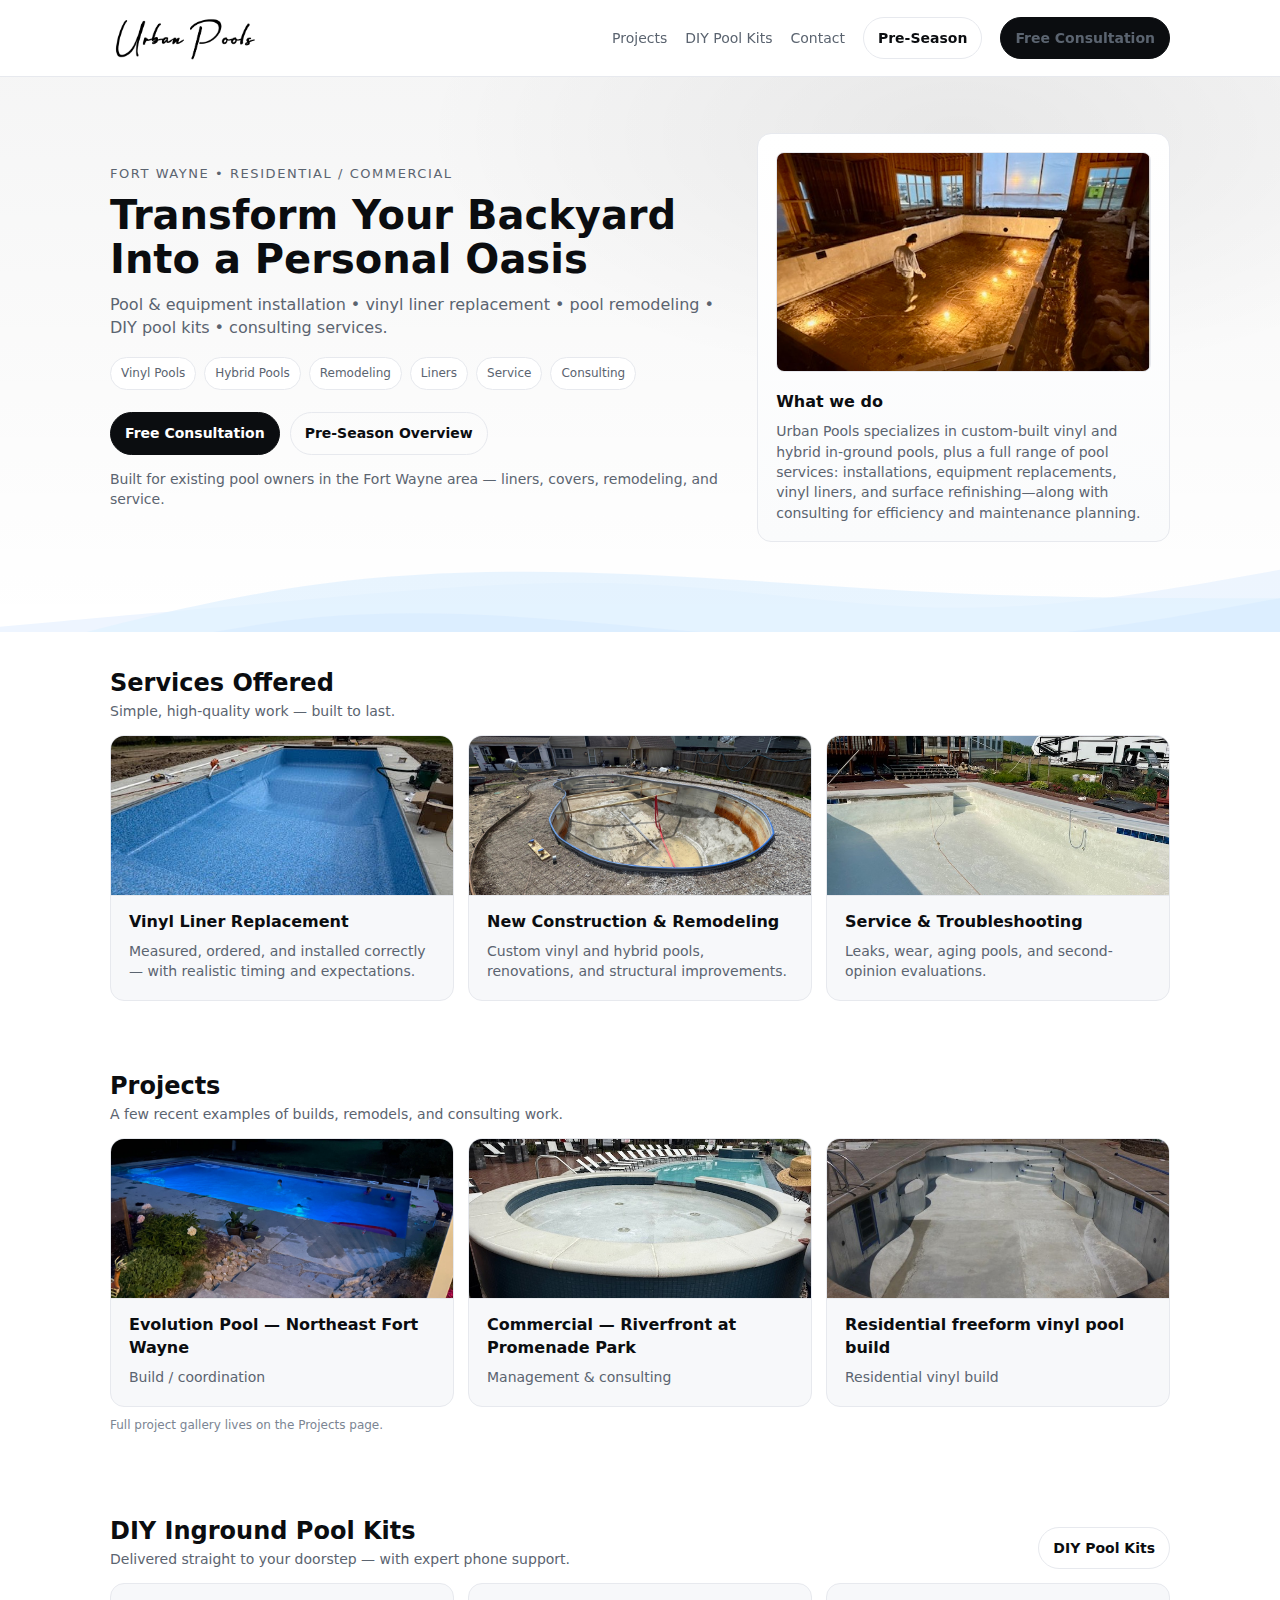
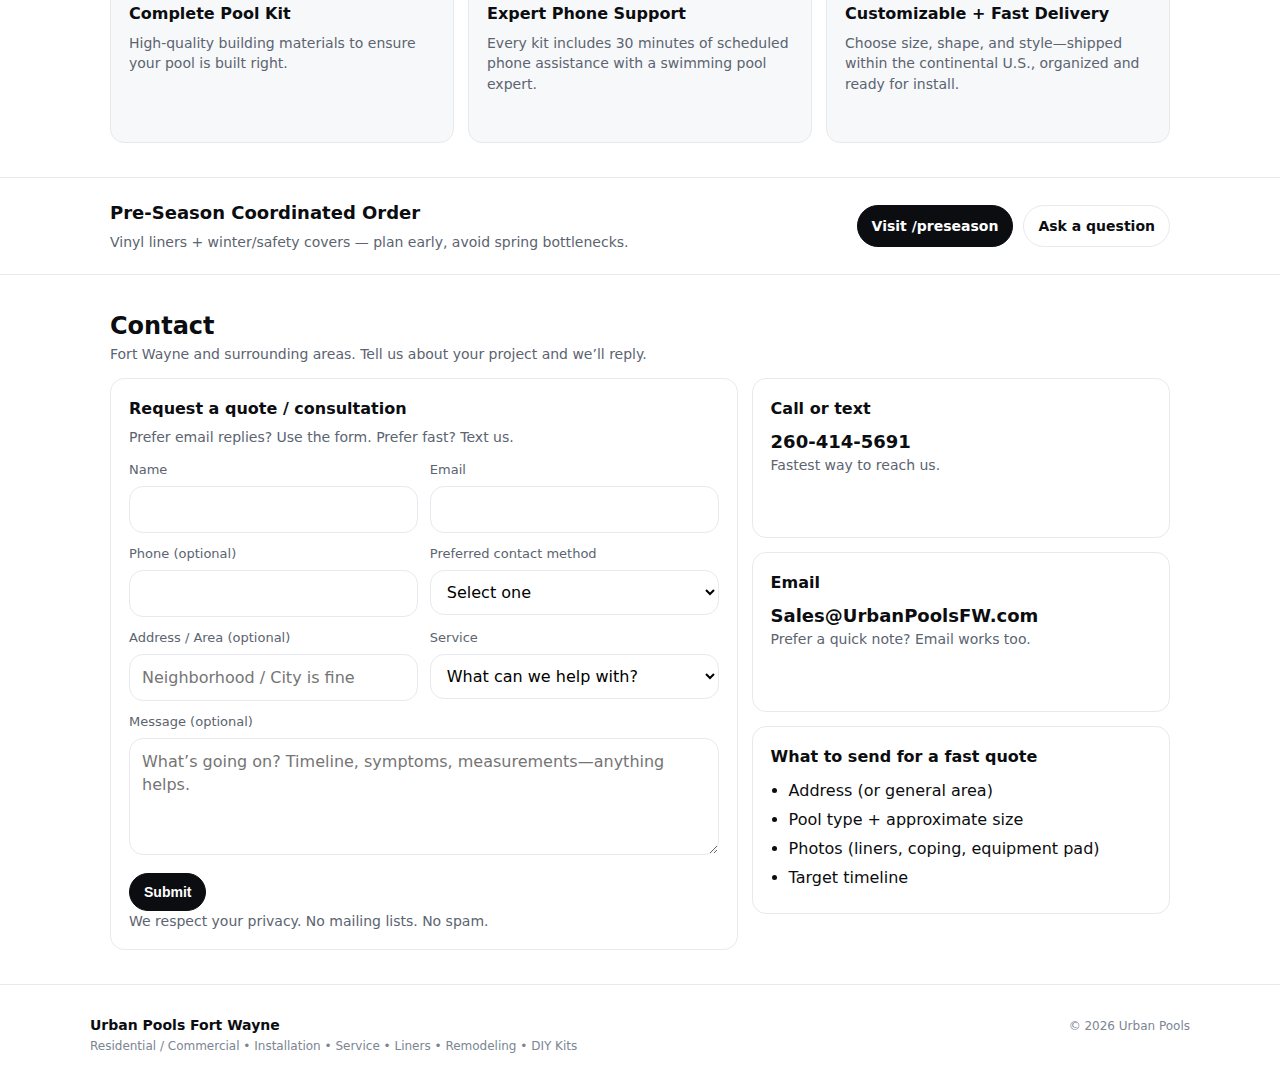
<file: index.html>
<!doctype html>
<html lang="en">
<head>
  <meta charset="utf-8" />
  <meta name="viewport" content="width=device-width, initial-scale=1" />
  <title>Urban Pools Fort Wayne</title>
  <meta name="description" content="Custom-built vinyl and hybrid in-ground pools, vinyl liner replacement, remodeling, DIY pool kits, and consulting services in Fort Wayne, Indiana." />
  <link rel="stylesheet" href="assets/site.css?v=3" />
</head>

<body>

<header>
  <div class="wrap">
    <div class="nav">
      <div class="brand">
  <a href="/" aria-label="Urban Pools Fort Wayne">
    <img
      src="assets/urban-pools-logo.png"
      alt="Urban Pools Fort Wayne"
      style="height: 48px; display:block;"
    />
  </a>
</div>

<button class="menuBtn" aria-label="Open menu" aria-expanded="false" aria-controls="mobileNav">
  Menu
</button>

<nav class="links" aria-label="Primary">
  <a href="#projects">Projects</a>
  <a href="#diy">DIY Pool Kits</a>
  <a href="#contact">Contact</a>
  <a class="btn secondary" href="preseason/">Pre-Season</a>
  <a class="btn" href="#contact">Free Consultation</a>
</nav>
  </div>
</header>

<main>
  <!-- HERO -->
  <section class="hero">
    <div class="wrap">
      <div class="heroGrid twoCol">
        <div>
          <div class="kicker">Fort Wayne • Residential / Commercial</div>
          <h1>Transform Your Backyard Into a Personal Oasis</h1>
          <p class="lead">
            Pool & equipment installation • vinyl liner replacement • pool remodeling • DIY pool kits • consulting services.
          </p>

          <div class="pillRow">
            <span class="pill">Vinyl Pools</span>
            <span class="pill">Hybrid Pools</span>
            <span class="pill">Remodeling</span>
            <span class="pill">Liners</span>
            <span class="pill">Service</span>
            <span class="pill">Consulting</span>
          </div>

          <div class="btnRow">
            <a class="btn" href="#contact">Free Consultation</a>
            <a class="btn secondary" href="preseason/">Pre-Season Overview</a>
          </div>

          <p class="note">
            Built for existing pool owners in the Fort Wayne area — liners, covers, remodeling, and service.
          </p>
        </div>

        <aside class="heroCard" aria-label="Company summary">
          <img class="heroPhoto" src="assets/hero.jpg" alt="Vinyl and hybrid in-ground pool build in Fort Wayne area" loading="lazy" />
          <strong>What we do</strong>
          <p>
            Urban Pools specializes in custom-built vinyl and hybrid in-ground pools, plus a full range of pool services:
            installations, equipment replacements, vinyl liners, and surface refinishing—along with consulting for efficiency and maintenance planning.
          </p>
        </aside>
      </div>
    </div>
  </section>

  <!-- SERVICES -->
  <section id="services" class="section">
    <div class="wrap">
      <div class="sectionHead">
        <div>
          <h2>Services Offered</h2>
          <p class="sub">Simple, high-quality work — built to last.</p>
        </div>
      </div>

      <div class="grid3">
        <div class="card mediaCard">
          <img class="cardPhoto" src="assets/liner.jpg" alt="Vinyl Liner Replacement" loading="lazy" />
          <h3>Vinyl Liner Replacement</h3>
          <p>
            Measured, ordered, and installed correctly — with realistic timing and expectations.
          </p>
        </div>

        <div class="card mediaCard">
          <img class="cardPhoto" src="assets/remodel.jpg" alt="New Construction & Remodeling" loading="lazy" />
          <h3>New Construction & Remodeling</h3>
          <p>
            Custom vinyl and hybrid pools, renovations, and structural improvements.
          </p>
        </div>

        <div class="card mediaCard">
          <img class="cardPhoto" src="assets/cover.jpg" alt="Service & Troubleshooting" loading="lazy" />
          <h3>Service & Troubleshooting</h3>
          <p>
            Leaks, wear, aging pools, and second-opinion evaluations.
          </p>
        </div>
      </div>
    </div>
  </section>

  <!-- PROJECTS -->
  <section id="projects" class="section">
    <div class="wrap">
      <div class="sectionHead">
        <div>
          <h2>Projects</h2>
          <p class="sub">A few recent examples of builds, remodels, and consulting work.</p>
        </div>
        <!---<a class="btn secondary" href="https://urbanpoolsfw.com/projects">Review projects</a>--->
      </div>

      <div class="grid3">
        <div class="card mediaCard"><img class="cardPhoto" src="assets/evolutionpool.jpg" alt="Evolution Pool build — Northeast Fort Wayne" loading="lazy" /><h3>Evolution Pool — Northeast Fort Wayne</h3><p>Build / coordination</p></div>
        <div class="card mediaCard"><img class="cardPhoto" src="assets/fwcommercial.jpg" alt="Commercial pool consulting — Promenade Park" loading="lazy" /><h3>Commercial — Riverfront at Promenade Park</h3><p>Management & consulting</p></div>
        <div class="card mediaCard"><img class="cardPhoto" src="assets/vinylfreeform.jpg" alt="Residential freeform vinyl pool build" loading="lazy" /><h3>Residential freeform vinyl pool build</h3><p>Residential vinyl build</p></div>
      </div>

      <p class="fine" style="margin-top:10px">
        Full project gallery lives on the Projects page.
      </p>
    </div>
  </section>

  <!-- DIY KITS -->
  <section id="diy" class="section">
    <div class="wrap">
      <div class="sectionHead">
        <div>
          <h2>DIY Inground Pool Kits</h2>
          <p class="sub">Delivered straight to your doorstep — with expert phone support.</p>
        </div>
        <a class="btn secondary" href="https://urbanpoolsfw.com/diy-pool-kits">DIY Pool Kits</a>
      </div>

      <div class="grid3">
        <div class="card">
          <h3>Complete Pool Kit</h3>
          <p>High-quality building materials to ensure your pool is built right.</p>
        </div>
        <div class="card">
          <h3>Expert Phone Support</h3>
          <p>Every kit includes 30 minutes of scheduled phone assistance with a swimming pool expert.</p>
        </div>
        <div class="card">
          <h3>Customizable + Fast Delivery</h3>
          <p>Choose size, shape, and style—shipped within the continental U.S., organized and ready for install.</p>
        </div>
      </div>
    </div>
  </section>

  <!-- PRESEASON BAND -->
  <section class="ctaBand">
    <div class="wrap">
      <div class="ctaRow">
        <div class="left">
          <h2 style="margin:0 0 6px; font-size:18px;">Pre-Season Coordinated Order</h2>
          <div class="sub">Vinyl liners + winter/safety covers — plan early, avoid spring bottlenecks.</div>
        </div>
        <div class="btnRow">
          <a class="btn" href="preseason/">Visit /preseason</a>
          <a class="btn secondary" href="#contact">Ask a question</a>
        </div>
      </div>
    </div>
  </section>

  <!-- CONTACT -->
  <section id="contact" class="section">
    <div class="wrap">
      <div class="sectionHead">
        <div>
          <h2>Contact</h2>
          <p class="sub">Fort Wayne and surrounding areas. Tell us about your project and we’ll reply.</p>
        </div>
      </div>

      <div class="contactGrid">
        <div class="card" style="background:#fff">
          <h3>Request a quote / consultation</h3>
          <p class="fine" style="margin-top:-2px">Prefer email replies? Use the form. Prefer fast? Text us.</p>

          <!--
            FORM SETUP:
            1) Create a Formspree form (free) and replace the action URL below.
               Example: https://formspree.io/f/abcdwxyz
            2) Optional: set a redirect/thank-you page in Formspree settings.
          -->
	<form class="contactForm" action="https://formspree.io/f/mwvvewyq" method="POST">

  <div class="fieldRow">
    <div class="field">
      <label class="label" for="c_name">Name</label>
      <input class="input" id="c_name" name="name" type="text" autocomplete="name" required />
    </div>

    <div class="field">
      <label class="label" for="c_email">Email</label>
      <input class="input" id="c_email" name="email" type="email" autocomplete="email" required />
    </div>
  </div>

  <div class="fieldRow">
    <div class="field">
      <label class="label" for="c_phone">Phone (optional)</label>
      <input class="input" id="c_phone" name="phone" type="tel" autocomplete="tel" />
    </div>

    <div class="field">
      <label class="label" for="c_pref">Preferred contact method</label>
      <select class="select" id="c_pref" name="preferred_contact" required>
        <option value="">Select one</option>
        <option value="Email">Email</option>
        <option value="Text">Text</option>
        <option value="Either">Either is fine</option>
      </select>
    </div>
  </div>

  <div class="fieldRow">
    <div class="field">
      <label class="label" for="c_area">Address / Area (optional)</label>
      <input class="input" id="c_area" name="area" type="text" placeholder="Neighborhood / City is fine" />
    </div>

    <div class="field">
      <label class="label" for="c_service">Service</label>
      <select class="select" id="c_service" name="service" required>
        <option value="">What can we help with?</option>
        <option value="Vinyl liner replacement">Vinyl liner replacement</option>
        <option value="New build / remodeling">New build / remodeling</option>
        <option value="Service / troubleshooting">Service / troubleshooting</option>
        <option value="DIY in-ground kit">DIY in-ground kit</option>
        <option value="Consulting">Consulting</option>
        <option value="Not sure yet">Not sure yet</option>
      </select>
    </div>
  </div>

  <div class="field">
    <label class="label" for="c_notes">Message (optional)</label>
    <textarea
      class="textarea"
      id="c_notes"
      name="message"
      rows="4"
      placeholder="What’s going on? Timeline, symptoms, measurements—anything helps."
    ></textarea>
  </div>

  <!-- Metadata -->
  <input type="hidden" name="_subject" value="Urban Pools – Website Lead" />
  <input type="hidden" name="source" value="Homepage Contact Form" />

  <!-- Redirect after submit (create /thanks.html or remove this line) -->
  <input type="hidden" name="_next" value="/thanks.html" />

  <!-- Spam honeypot -->
  <input type="text" name="_gotcha" style="display:none" tabindex="-1" autocomplete="off" />

  <button class="btn" type="submit">Submit</button>
  <p class="ctaMini">We respect your privacy. No mailing lists. No spam.</p>

</form>

        </div>

        <div class="stack">
          <div class="card" style="background:#fff">
            <h3>Call or text</h3>
            <p style="font-size:18px; margin-top:6px; color:var(--text)"><strong>260-414-5691</strong></p>
            <p class="fine">Fastest way to reach us.</p>
          </div>

          <div class="card" style="background:#fff">
            <h3>Email</h3>
            <p style="font-size:18px; margin-top:6px; color:var(--text)"><strong>Sales@UrbanPoolsFW.com</strong></p>
            <p class="fine">Prefer a quick note? Email works too.</p>
          </div>

          <div class="card" style="background:#fff">
            <h3>What to send for a fast quote</h3>
            <ul class="bullets">
              <li>Address (or general area)</li>
              <li>Pool type + approximate size</li>
              <li>Photos (liners, coping, equipment pad)</li>
              <li>Target timeline</li>
            </ul>
          </div>
        </div>
      </div>
    </div>
  </section>
</main>

<footer>
  <div class="wrap" style="padding:0">
    <div class="footerGrid">
      <div>
        <strong style="color:var(--text)">Urban Pools Fort Wayne</strong><br/>
        <span class="fine">Residential / Commercial • Installation • Service • Liners • Remodeling • DIY Kits</span>
      </div>
      <div style="text-align:right">
        <span class="fine">© <span id="y"></span> Urban Pools</span>
      </div>
    </div>
  </div>
</footer>

<script>
  document.getElementById("y").textContent = new Date().getFullYear();

  const btn = document.querySelector(".menuBtn");
  const mobileNav = document.getElementById("mobileNav");

  if (btn && mobileNav) {
    btn.addEventListener("click", () => {
      const open = mobileNav.style.display === "block";
      mobileNav.style.display = open ? "none" : "block";
      btn.setAttribute("aria-expanded", open ? "false" : "true");
      btn.textContent = open ? "Menu" : "Close";
    });
  }
</script>

</body>
</html>
</file>
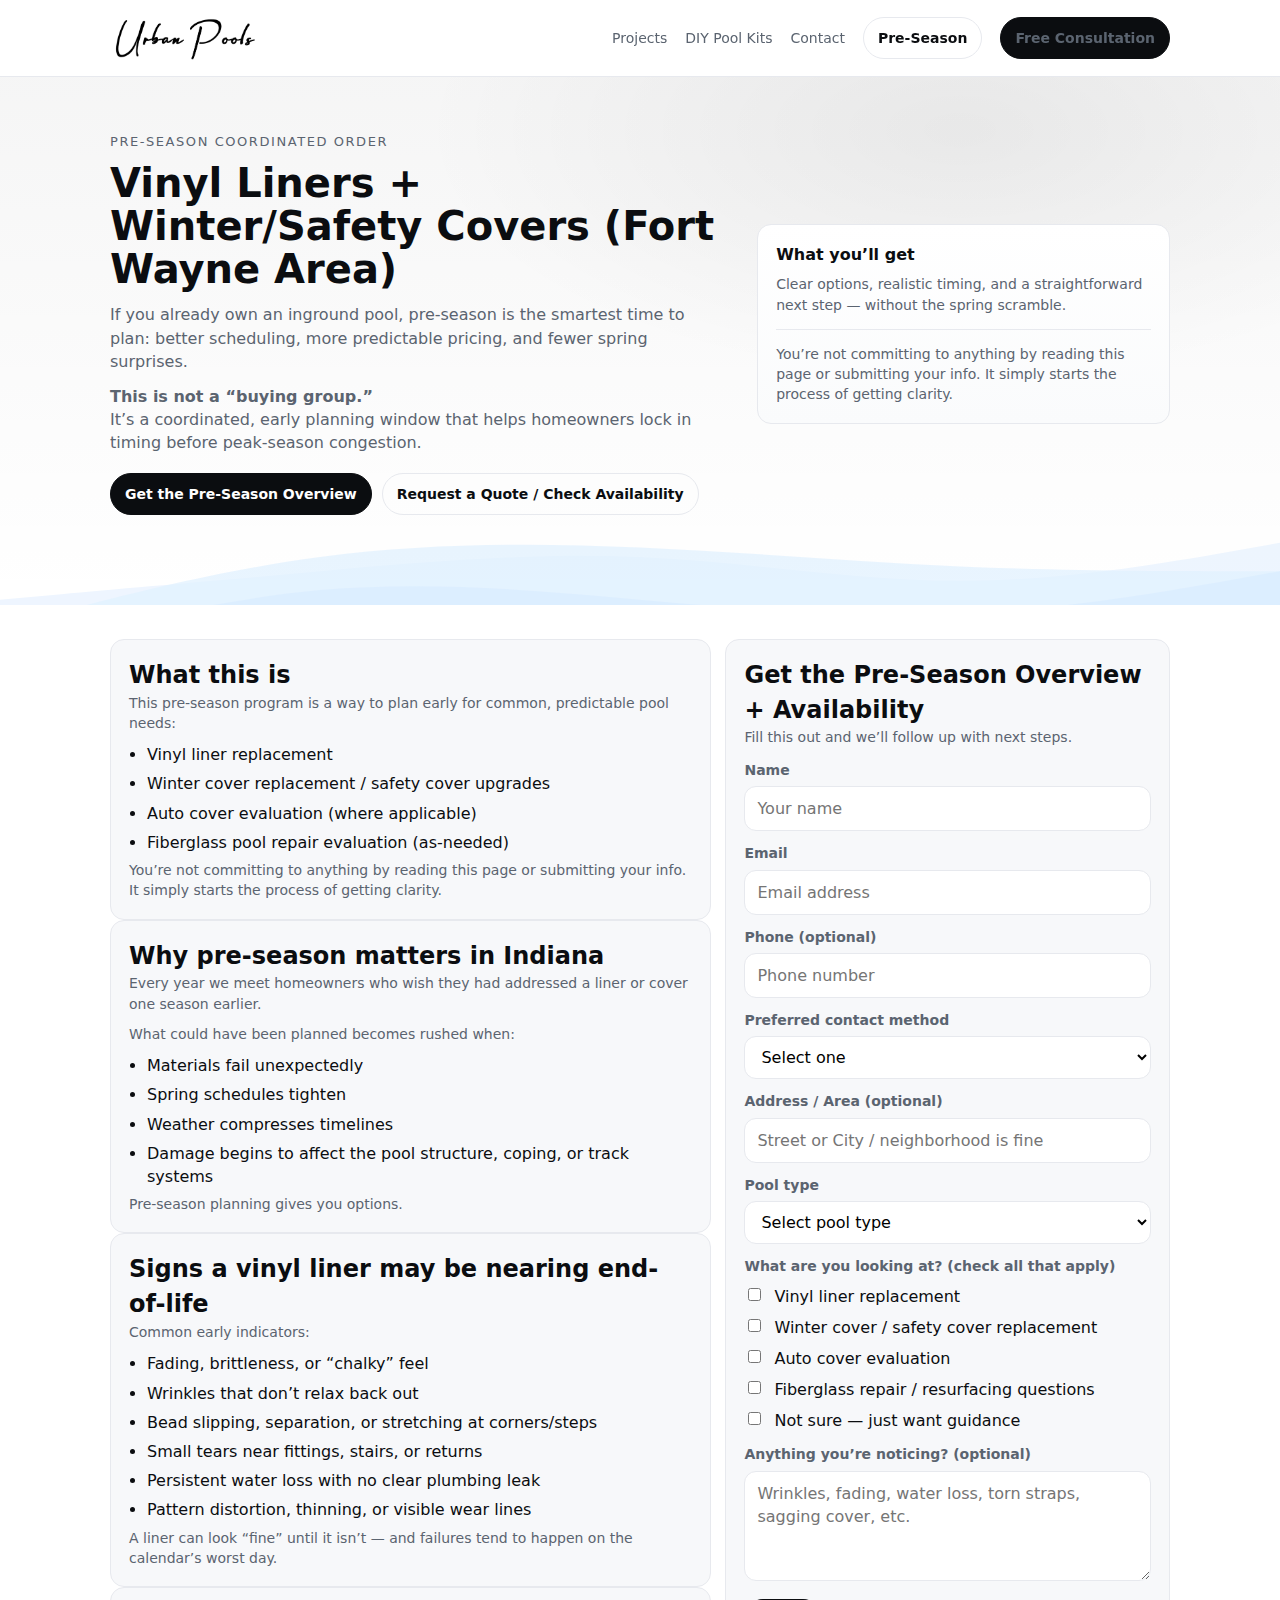
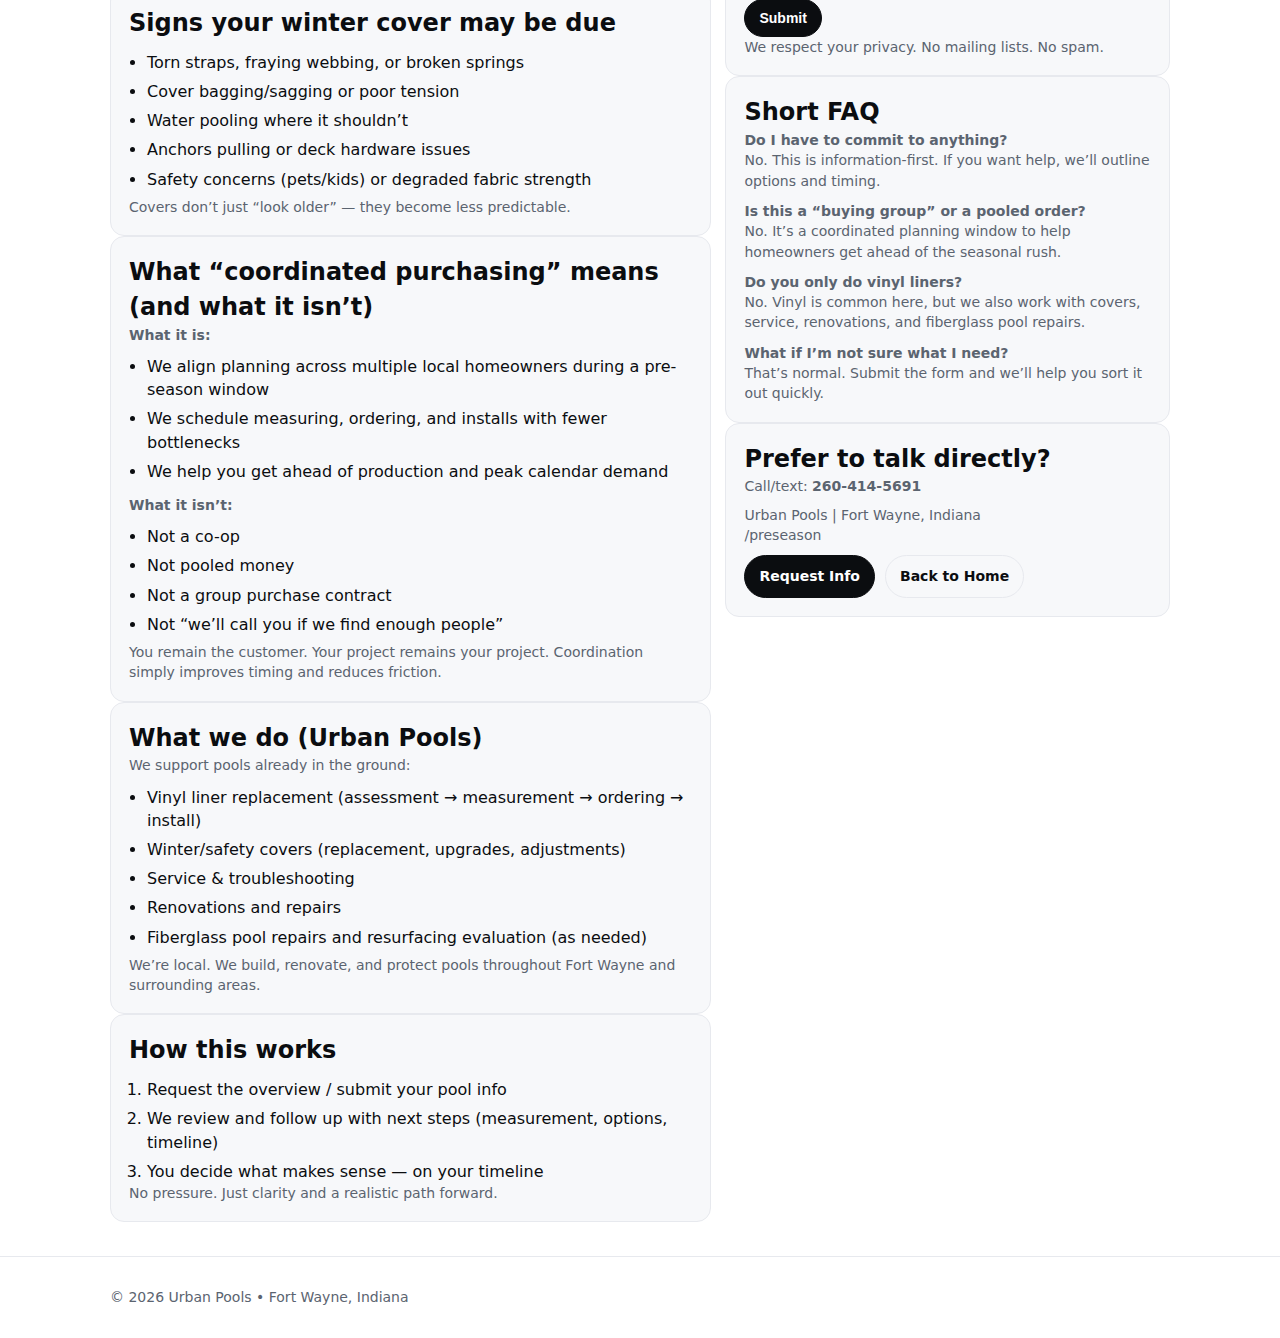
<file: preseason/index.html>
<!doctype html>
<html lang="en">
<head>
  <meta charset="utf-8" />
  <meta name="viewport" content="width=device-width, initial-scale=1" />
  <title>Pre-Season Coordinated Order | Urban Pools Fort Wayne</title>
  <meta name="description" content="Vinyl liners + winter/safety covers in the Fort Wayne area. Plan early, avoid the rush, and reduce spring surprises." />
  <link rel="stylesheet" href="../assets/site.css?v=5" />
  <style>
    /* Page-only layout helpers (keeps shared CSS clean) */
    .twoColPage{
      display:grid;
      grid-template-columns: 1.15fr .85fr;
      gap:14px;
      align-items:start;
    }
    .btnRow{display:flex; gap:10px; flex-wrap:wrap}
    .bullets{margin:10px 0 0; padding-left:18px}
    .bullets li{margin-bottom:6px}
    .fineNote{margin:10px 0 0; color:var(--muted); font-size:14px}
    .field{margin:12px 0}
    .label{display:block; font-weight:600; font-size:14px; margin:0 0 6px}
    .input, .select, .textarea{
      width:100%;
      padding:10px 12px;
      border:1px solid var(--line);
      border-radius:12px;
      font:inherit;
      background:#fff;
    }
    .textarea{min-height:110px; resize:vertical}
    .checkRow{display:flex; gap:10px; align-items:flex-start; margin:8px 0}
    .checkRow input{margin-top:3px}
    .divider{height:1px; background:var(--line); margin:14px 0}
    .ctaMini{font-size:14px; color:var(--muted); margin:8px 0 0}
    .anchor{scroll-margin-top:90px}
    @media (max-width:900px){
      .twoColPage{grid-template-columns:1fr}
    }
  </style>
</head>

<body>

<header>
  <div class="wrap">
    <div class="nav">
      <div class="brand">
        <a href="/" aria-label="Urban Pools Fort Wayne">
          <img src="/assets/urban-pools-logo.png" alt="Urban Pools Fort Wayne" style="height:48px; display:block;" />
        </a>
      </div>

      <button class="menuBtn" aria-label="Open menu" aria-expanded="false" aria-controls="mobileNav">
        Menu
      </button>

      <nav class="links" aria-label="Primary">
        <a href="../#projects">Projects</a>
        <a href="../#diy">DIY Pool Kits</a>
        <a href="../#contact">Contact</a>
        <a class="btn secondary" href="./">Pre-Season</a>
        <a class="btn" href="../#contact">Free Consultation</a>
      </nav>
    </div>

    <nav class="mobileNav" id="mobileNav" aria-label="Mobile navigation">
      <a href="../#projects">Projects</a>
      <a href="../#diy">DIY Pool Kits</a>
      <a href="../#contact">Contact</a>
      <a href="./">Pre-Season</a>
      <a href="../#contact">Free Consultation</a>
    </nav>
  </div>
</header>

<main>

  <!-- HERO -->
  <section class="hero">
    <div class="wrap">
      <div class="heroGrid" style="grid-template-columns: 1.2fr .8fr;">
        <div>
          <div class="kicker">Pre-Season Coordinated Order</div>
          <h1>Vinyl Liners + Winter/Safety Covers (Fort Wayne Area)</h1>
          <p class="lead">
            If you already own an inground pool, pre-season is the smartest time to plan:
            better scheduling, more predictable pricing, and fewer spring surprises.
          </p>
          <p class="lead" style="margin-top:-6px;">
            <strong>This is not a “buying group.”</strong><br/>
            It’s a coordinated, early planning window that helps homeowners lock in timing before peak-season congestion.
          </p>

          <div class="btnRow">
            <a class="btn" href="#overview">Get the Pre-Season Overview</a>
            <a class="btn secondary" href="#form">Request a Quote / Check Availability</a>
          </div>
        </div>

        <aside class="heroCard" aria-label="Quick summary">
          <strong>What you’ll get</strong>
          <p>
            Clear options, realistic timing, and a straightforward next step — without the spring scramble.
          </p>
          <div class="divider"></div>
          <p class="fineNote">
            You’re not committing to anything by reading this page or submitting your info. It simply starts the process of getting clarity.
          </p>
        </aside>
      </div>
    </div>
  </section>

  <section class="section">
    <div class="wrap">
      <div class="twoColPage">

        <!-- LEFT: CONTENT -->
        <div>

          <div class="card anchor" id="overview">
            <h2>What this is</h2>
            <p class="sub">This pre-season program is a way to plan early for common, predictable pool needs:</p>
            <ul class="bullets">
              <li>Vinyl liner replacement</li>
              <li>Winter cover replacement / safety cover upgrades</li>
              <li>Auto cover evaluation (where applicable)</li>
              <li>Fiberglass pool repair evaluation (as-needed)</li>
            </ul>
            <p class="fineNote">
              You’re not committing to anything by reading this page or submitting your info. It simply starts the process of getting clarity.
            </p>
          </div>

          <div class="card">
            <h2>Why pre-season matters in Indiana</h2>
            <p class="sub">Every year we meet homeowners who wish they had addressed a liner or cover one season earlier.</p>
            <p style="margin:10px 0 0">What could have been planned becomes rushed when:</p>
            <ul class="bullets">
              <li>Materials fail unexpectedly</li>
              <li>Spring schedules tighten</li>
              <li>Weather compresses timelines</li>
              <li>Damage begins to affect the pool structure, coping, or track systems</li>
            </ul>
            <p class="fineNote">Pre-season planning gives you options.</p>
          </div>

          <div class="card">
            <h2>Signs a vinyl liner may be nearing end-of-life</h2>
            <p class="sub">Common early indicators:</p>
            <ul class="bullets">
              <li>Fading, brittleness, or “chalky” feel</li>
              <li>Wrinkles that don’t relax back out</li>
              <li>Bead slipping, separation, or stretching at corners/steps</li>
              <li>Small tears near fittings, stairs, or returns</li>
              <li>Persistent water loss with no clear plumbing leak</li>
              <li>Pattern distortion, thinning, or visible wear lines</li>
            </ul>
            <p class="fineNote">
              A liner can look “fine” until it isn’t — and failures tend to happen on the calendar’s worst day.
            </p>
          </div>

          <div class="card">
            <h2>Signs your winter cover may be due</h2>
            <ul class="bullets">
              <li>Torn straps, fraying webbing, or broken springs</li>
              <li>Cover bagging/sagging or poor tension</li>
              <li>Water pooling where it shouldn’t</li>
              <li>Anchors pulling or deck hardware issues</li>
              <li>Safety concerns (pets/kids) or degraded fabric strength</li>
            </ul>
            <p class="fineNote">Covers don’t just “look older” — they become less predictable.</p>
          </div>

          <div class="card">
            <h2>What “coordinated purchasing” means (and what it isn’t)</h2>

            <p class="sub" style="margin-top:0"><strong>What it is:</strong></p>
            <ul class="bullets">
              <li>We align planning across multiple local homeowners during a pre-season window</li>
              <li>We schedule measuring, ordering, and installs with fewer bottlenecks</li>
              <li>We help you get ahead of production and peak calendar demand</li>
            </ul>

            <p class="sub" style="margin-top:12px"><strong>What it isn’t:</strong></p>
            <ul class="bullets">
              <li>Not a co-op</li>
              <li>Not pooled money</li>
              <li>Not a group purchase contract</li>
              <li>Not “we’ll call you if we find enough people”</li>
            </ul>

            <p class="fineNote">
              You remain the customer. Your project remains your project. Coordination simply improves timing and reduces friction.
            </p>
          </div>

          <div class="card">
            <h2>What we do (Urban Pools)</h2>
            <p class="sub">We support pools already in the ground:</p>
            <ul class="bullets">
              <li>Vinyl liner replacement (assessment → measurement → ordering → install)</li>
              <li>Winter/safety covers (replacement, upgrades, adjustments)</li>
              <li>Service & troubleshooting</li>
              <li>Renovations and repairs</li>
              <li>Fiberglass pool repairs and resurfacing evaluation (as needed)</li>
            </ul>
            <p class="fineNote">We’re local. We build, renovate, and protect pools throughout Fort Wayne and surrounding areas.</p>
          </div>

          <div class="card">
            <h2>How this works</h2>
            <ol style="margin:10px 0 0; padding-left:18px">
              <li style="margin-bottom:6px">Request the overview / submit your pool info</li>
              <li style="margin-bottom:6px">We review and follow up with next steps (measurement, options, timeline)</li>
              <li>You decide what makes sense — on your timeline</li>
            </ol>
            <p class="fineNote">No pressure. Just clarity and a realistic path forward.</p>
          </div>

        </div>

        <!-- RIGHT: FORM + FAQ + CTA -->
        <div>

          <div class="card anchor" id="form">
            <h2>Get the Pre-Season Overview + Availability</h2>
            <p class="sub">Fill this out and we’ll follow up with next steps.</p>

            <!-- NOTE: This is a placeholder form (no backend). Replace action="" when you connect a form tool. -->
            <form action="https://formspree.io/f/mwvvewyq" method="POST">

  <div class="field">
    <label class="label" for="name">Name</label>
    <input
      class="input"
      id="name"
      name="name"
      type="text"
      placeholder="Your name"
      autocomplete="name"
      required
    />
  </div>

  <div class="field">
    <label class="label" for="email">Email</label>
    <input
      class="input"
      id="email"
      name="email"
      type="email"
      placeholder="Email address"
      autocomplete="email"
      required
    />
  </div>

  <div class="field">
    <label class="label" for="phone">Phone (optional)</label>
    <input
      class="input"
      id="phone"
      name="phone"
      type="tel"
      placeholder="Phone number"
      autocomplete="tel"
    />
  </div>

  <div class="field">
    <label class="label" for="preferred_contact">Preferred contact method</label>
    <select
      class="select"
      id="preferred_contact"
      name="preferred_contact"
      required
    >
      <option value="">Select one</option>
      <option value="Email">Email</option>
      <option value="Text">Text</option>
      <option value="Either">Either is fine</option>
    </select>
  </div>

  <div class="field">
    <label class="label" for="area">Address / Area (optional)</label>
    <input
      class="input"
      id="area"
      name="area"
      type="text"
      placeholder="Street or City / neighborhood is fine"
      autocomplete="street-address"
    />
  </div>

  <div class="field">
    <label class="label" for="pool_type">Pool type</label>
    <select
      class="select"
      id="pool_type"
      name="pool_type"
      required
    >
      <option value="">Select pool type</option>
      <option value="Vinyl">Vinyl</option>
      <option value="Fiberglass">Fiberglass</option>
      <option value="Concrete">Concrete</option>
      <option value="Not sure">Not sure</option>
    </select>
  </div>

  <div class="field">
    <div class="label">What are you looking at? (check all that apply)</div>

    <label class="checkRow">
      <input type="checkbox" name="interests" value="Vinyl liner replacement" />
      <span>Vinyl liner replacement</span>
    </label>

    <label class="checkRow">
      <input type="checkbox" name="interests" value="Winter / safety cover replacement" />
      <span>Winter cover / safety cover replacement</span>
    </label>

    <label class="checkRow">
      <input type="checkbox" name="interests" value="Auto cover evaluation" />
      <span>Auto cover evaluation</span>
    </label>

    <label class="checkRow">
      <input type="checkbox" name="interests" value="Fiberglass repair / resurfacing questions" />
      <span>Fiberglass repair / resurfacing questions</span>
    </label>

    <label class="checkRow">
      <input type="checkbox" name="interests" value="Not sure — guidance" />
      <span>Not sure — just want guidance</span>
    </label>
  </div>

  <div class="field">
    <label class="label" for="message">Anything you’re noticing? (optional)</label>
    <textarea
      class="textarea"
      id="message"
      name="message"
      placeholder="Wrinkles, fading, water loss, torn straps, sagging cover, etc."
    ></textarea>
  </div>

  <!-- Formspree metadata -->
  <input type="hidden" name="_subject" value="Urban Pools – Pre-Season Lead" />
  <input type="hidden" name="source" value="Preseason Page Form" />

  <button class="btn" type="submit">Submit</button>
  <p class="ctaMini">We respect your privacy. No mailing lists. No spam.</p>

</form>


          </div>

          <div class="card">
            <h2>Short FAQ</h2>

            <p style="margin:0 0 10px">
              <strong>Do I have to commit to anything?</strong><br/>
              <span style="color:var(--muted)">No. This is information-first. If you want help, we’ll outline options and timing.</span>
            </p>

            <p style="margin:0 0 10px">
              <strong>Is this a “buying group” or a pooled order?</strong><br/>
              <span style="color:var(--muted)">No. It’s a coordinated planning window to help homeowners get ahead of the seasonal rush.</span>
            </p>

            <p style="margin:0 0 10px">
              <strong>Do you only do vinyl liners?</strong><br/>
              <span style="color:var(--muted)">No. Vinyl is common here, but we also work with covers, service, renovations, and fiberglass pool repairs.</span>
            </p>

            <p style="margin:0">
              <strong>What if I’m not sure what I need?</strong><br/>
              <span style="color:var(--muted)">That’s normal. Submit the form and we’ll help you sort it out quickly.</span>
            </p>
          </div>

          <div class="card">
            <h2>Prefer to talk directly?</h2>
            <p class="sub">Call/text: <strong>260-414-5691</strong></p>
            <p class="fineNote" style="margin-top:8px">
              Urban Pools | Fort Wayne, Indiana<br/>
              <span style="color:var(--muted)">/preseason</span>
            </p>
            <div class="btnRow" style="margin-top:10px">
              <a class="btn" href="#form">Request Info</a>
              <a class="btn secondary" href="../">Back to Home</a>
            </div>
          </div>

        </div>

      </div>
    </div>
  </section>

</main>

<footer>
  <div class="wrap">
    © <span id="y"></span> Urban Pools • Fort Wayne, Indiana
  </div>
</footer>

<script>
  document.getElementById("y").textContent = new Date().getFullYear();

  const btn = document.querySelector(".menuBtn");
  const mobileNav = document.getElementById("mobileNav");

  if (btn && mobileNav) {
    btn.addEventListener("click", () => {
      const open = mobileNav.style.display === "block";
      mobileNav.style.display = open ? "none" : "block";
      btn.setAttribute("aria-expanded", open ? "false" : "true");
      btn.textContent = open ? "Menu" : "Close";
    });
  }
</script>


</body>
</html>
</file>
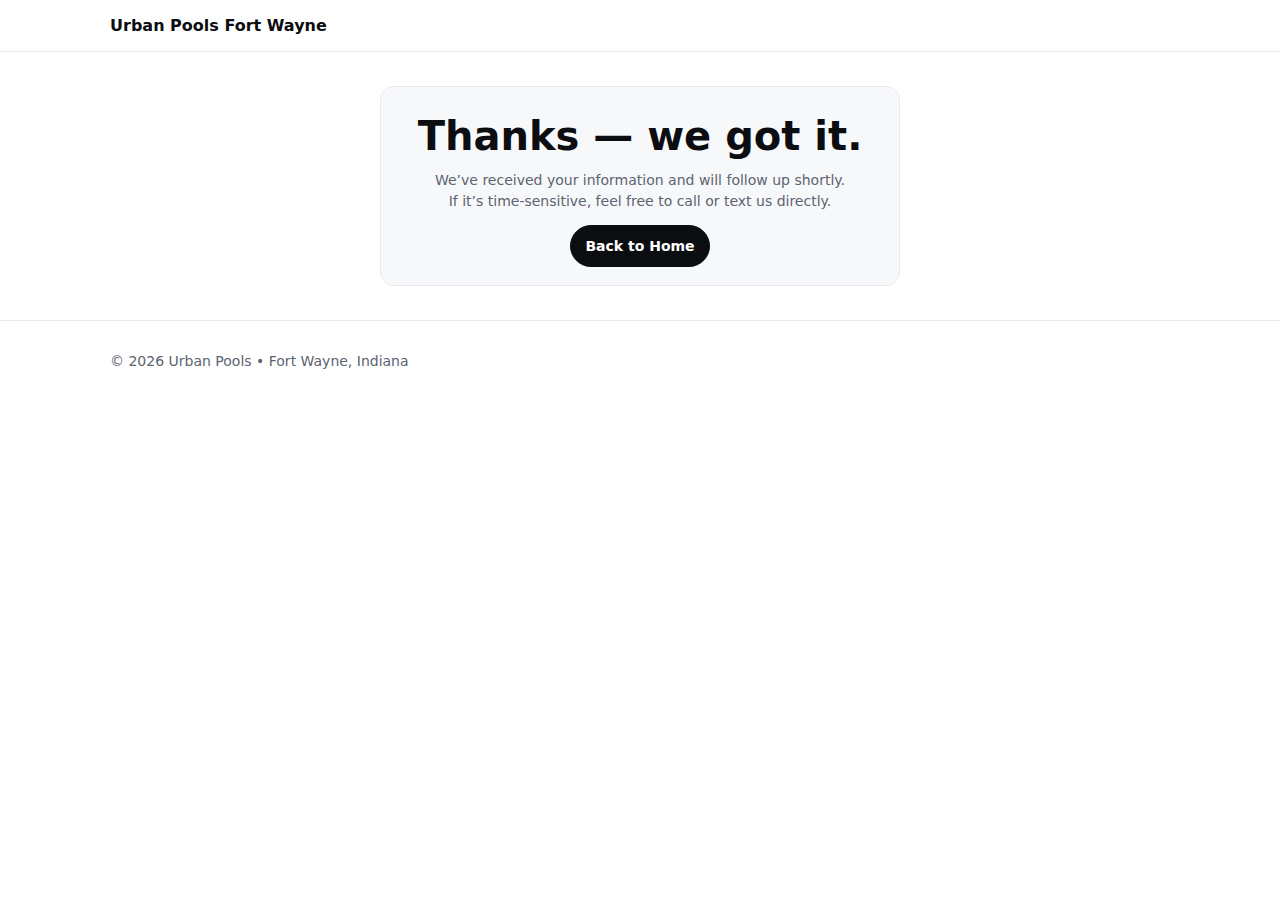
<file: thanks.html>
<!doctype html>
<html lang="en">
<head>
  <meta charset="utf-8" />
  <meta name="viewport" content="width=device-width, initial-scale=1" />
  <title>Thanks — Urban Pools</title>
  <meta name="description" content="Thanks for reaching out to Urban Pools. We’ll be in touch shortly." />
  <link rel="stylesheet" href="assets/site.css?v=1" />
</head>

<body>

<header>
  <div class="wrap">
    <div class="nav">
      <div class="brand">Urban Pools Fort Wayne</div>
    </div>
  </div>
</header>

<main class="section">
  <div class="wrap">
    <div class="card" style="max-width:520px; margin:0 auto; text-align:center">
      <h1>Thanks — we got it.</h1>
      <p class="sub">
        We’ve received your information and will follow up shortly.
      </p>
      <p class="fineNote">
        If it’s time-sensitive, feel free to call or text us directly.
      </p>

      <div class="btnRow" style="justify-content:center; margin-top:14px">
        <a class="btn" href="/">Back to Home</a>
      </div>
    </div>
  </div>
</main>

<footer>
  <div class="wrap">
    © <span id="y"></span> Urban Pools • Fort Wayne, Indiana
  </div>
</footer>

<script>
  document.getElementById("y").textContent = new Date().getFullYear();
</script>

</body>
</html>
</file>
<file: assets/site.css>
:root{
  --bg:#ffffff;
  --text:#0b0d10;
  --muted:#5b6470;
  --line:#e7e9ee;
  --card:#f7f8fa;
  --btn:#0b0d10;
  --btnText:#ffffff;
  --max:1100px;
  --r:14px;
}

*{box-sizing:border-box}

body{
  margin:0;
  font-family: ui-sans-serif, system-ui, -apple-system, Segoe UI, Roboto, Arial;
  color:var(--text);
  background:var(--bg);
  line-height:1.45;
}

a{color:inherit}
.wrap{max-width:var(--max); margin:0 auto; padding:0 20px}

/* HEADER */
header{
  position:sticky; top:0; z-index:30;
  background:rgba(255,255,255,.92);
  border-bottom:1px solid var(--line);
}
.nav{
  display:flex; align-items:center; justify-content:space-between;
  padding:14px 0;
  gap:14px;
}
.brand{
  font-weight:700;
  white-space:nowrap;
  overflow:hidden;
  text-overflow:ellipsis;
  max-width:60vw;
}
.links{display:flex; gap:18px; align-items:center; font-size:14px}
.links a{text-decoration:none; color:var(--muted)}
.links a:hover{color:var(--text)}

/* BUTTONS */
.btn{
  display:inline-flex;
  align-items:center;
  justify-content:center;
  padding:10px 14px;
  border-radius:999px;
  background:var(--btn);
  color:var(--btnText);
  text-decoration:none;
  font-weight:600;
  font-size:14px;
  border:1px solid var(--btn);
  white-space:nowrap;
}
.btn.secondary{
  background:transparent;
  color:var(--text);
  border:1px solid var(--line);
}

.btnRow{display:flex; gap:10px; flex-wrap:wrap}

/* Mobile menu */
.menuBtn{
  display:none;
  padding:10px 14px;
  border-radius:999px;
  border:1px solid var(--line);
  background:#fff;
  font-weight:600;
  font-size:14px;
  white-space:nowrap;
}
.mobileNav{
  display:none;
  border-top:1px solid var(--line);
  padding:10px 0 14px;
}
.mobileNav a{
  display:block;
  padding:10px 0;
  text-decoration:none;
  color:var(--text);
}
.mobileNav a + a{ border-top:1px solid var(--line); }

/* HERO (graphic wave background) */
.hero{
  position:relative;
  overflow:hidden;
  padding:56px 0 90px;
  background:
    radial-gradient(900px 420px at 75% 10%, rgba(0,0,0,.06), transparent 60%),
    linear-gradient(180deg, rgba(11,13,16,.04), rgba(11,13,16,0));
}

/* IMPORTANT: wave BEHIND content */
.hero::after{
  content:"";
  position:absolute;
  left:0; right:0;
  bottom:-80px;
  height:260px;
  background-repeat:no-repeat;
  background-position:center bottom;
  background-size:cover;
  opacity:.70;
  pointer-events:none;
  z-index:0; /* behind */
  background-image:url("data:image/svg+xml,%3Csvg xmlns='http://www.w3.org/2000/svg' viewBox='0 0 1440 320'%3E%3Cpath fill='%23e7f2ff' d='M0,224L60,218.7C120,213,240,203,360,192C480,181,600,171,720,176C840,181,960,203,1080,202.7C1200,203,1320,181,1380,170.7L1440,160L1440,320L0,320Z'/%3E%3Cpath fill='%23d6ecff' fill-opacity='.75' d='M0,256L60,240C120,224,240,192,360,176C480,160,600,160,720,165.3C840,171,960,181,1080,186.7C1200,192,1320,192,1380,192L1440,192L1440,320L0,320Z'/%3E%3Cpath fill='%23c5e4ff' fill-opacity='.55' d='M0,288L60,272C120,256,240,224,360,213.3C480,203,600,213,720,224C840,235,960,245,1080,240C1200,235,1320,213,1380,202.7L1440,192L1440,320L0,320Z'/%3E%3C/svg%3E");
}

/* Content above wave */
.hero .wrap{ position:relative; z-index:2; }

.heroGrid{
  display:grid;
  grid-template-columns: 1fr; /* default for single-column pages */
  gap:28px;
  align-items:center;
}

/* Only home page uses this */
.heroGrid.twoCol{
  grid-template-columns: 1.2fr .8fr;
}

.heroCard{
  border:1px solid var(--line);
  background:linear-gradient(180deg,#fff, #fafbfc);
  border-radius:var(--r);
  padding:18px;
}
.heroCard strong{display:block; margin-bottom:8px}
.heroCard p{margin:0; color:var(--muted); font-size:14px}

.kicker{color:var(--muted); font-size:13px; letter-spacing:.12em; text-transform:uppercase}
h1{margin:10px 0 12px; font-size:40px; line-height:1.08}
.lead{margin:0 0 18px; color:var(--muted); font-size:16px}

.note{margin:14px 0 0; color:var(--muted); font-size:14px}

.pillRow{display:flex; flex-wrap:wrap; gap:8px; margin:10px 0 22px}
.pill{
  font-size:12px;
  color:var(--muted);
  padding:7px 10px;
  border-radius:999px;
  border:1px solid var(--line);
  background:#fff;
}

/* CONTENT */
.section{padding:34px 0}

.sectionHead{
  display:flex;
  align-items:flex-end;
  justify-content:space-between;
  gap:14px;
  margin-bottom:14px;
}

h2{margin:0; font-size:24px}
.sub{margin:0; color:var(--muted); font-size:14px}

.grid3{
  display:grid;
  grid-template-columns:repeat(3, 1fr);
  gap:14px;
}
.card{
  border:1px solid var(--line);
  background:var(--card);
  border-radius:var(--r);
  padding:18px;
  min-height:160px;
}
.card h3{margin:0 0 8px; font-size:16px}
.card p{margin:0; color:var(--muted); font-size:14px}

.bullets{margin:10px 0 0; padding-left:18px}
.bullets li{margin:0 0 6px}

/* CTA band */
.ctaBand{
  border-top:1px solid var(--line);
  border-bottom:1px solid var(--line);
  background:#fff;
  padding:22px 0;
}
.ctaRow{
  display:flex;
  align-items:center;
  justify-content:space-between;
  gap:14px;
  flex-wrap:wrap;
}
.ctaRow .left{ max-width:720px; }

/* Footer grid */
.footerGrid{
  display:grid;
  grid-template-columns: 1.2fr .8fr;
  gap:16px;
  align-items:start;
}

.fine{font-size:12px; color:#7b8593}

footer{
  padding:30px 0;
  font-size:14px;
  color:var(--muted);
  border-top:1px solid var(--line);
}

/* Responsive */


/* --- Visual upgrades (imagery + form) --- */
.heroPhoto{
  width:100%;
  height:220px;
  object-fit:cover;
  border-radius:calc(var(--r) - 6px);
  border:1px solid var(--line);
  margin:0 0 12px;
}

.mediaCard{padding:0; overflow:hidden}
.mediaCard > h3, .mediaCard > p, .mediaCard > .fine{padding:0 18px}
.mediaCard > h3{margin-top:14px}
.mediaCard > p{padding-bottom:18px}

.cardPhoto{
  width:100%;
  height:160px;
  object-fit:cover;
  display:block;
  border-bottom:1px solid var(--line);
}

.contactGrid{
  display:grid;
  grid-template-columns: 1.2fr .8fr;
  gap:14px;
  align-items:start;
}
.stack{display:grid; gap:14px}

.contactForm{margin-top:14px}
.field{margin-bottom:12px}
.fieldRow{
  display:grid;
  grid-template-columns: 1fr 1fr;
  gap:12px;
}
.label{display:block; font-size:13px; color:var(--muted); margin:0 0 6px}
.input, .textarea, .select{
  width:100%;
  border:1px solid var(--line);
  border-radius:14px;
  padding:11px 12px;
  font:inherit;
  background:#fff;
}
.textarea{resize:vertical; min-height:110px}

@media (max-width:900px){
  h1{font-size:34px}
  .links{display:none}
  .menuBtn{display:inline-flex; align-items:center; justify-content:center;}
  .heroGrid.twoCol{ grid-template-columns:1fr; }
  .grid3{ grid-template-columns:1fr; }
  .footerGrid{ grid-template-columns:1fr; }
  .heroPhoto{height:200px}
  .contactGrid{grid-template-columns:1fr}
  .fieldRow{grid-template-columns:1fr}
  .cardPhoto{height:170px}

}

@media (min-width: 901px){
  .links{ display:flex; }
  .menuBtn{ display:none; }
  .mobileNav{ display:none !important; }
}
</file>
